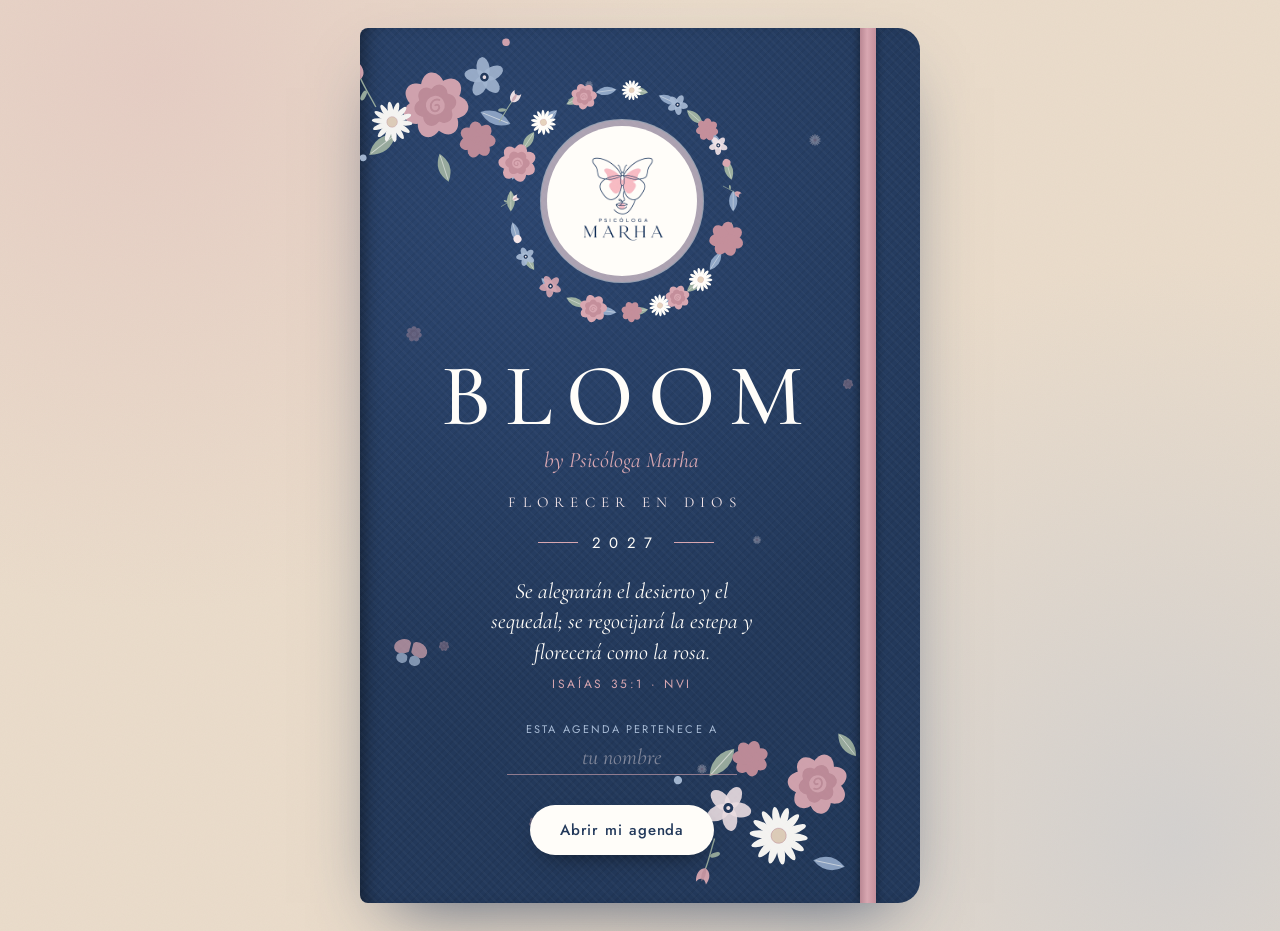
<file: bloom-para-subir/index.html>
<!DOCTYPE html>
<html lang="es">
<head>
<meta charset="utf-8">
<meta name="viewport" content="width=device-width, initial-scale=1, viewport-fit=cover">
<meta name="theme-color" content="#23395B">
<meta name="apple-mobile-web-app-capable" content="yes">
<meta name="apple-mobile-web-app-title" content="BLOOM">
<title>BLOOM 2027 · Psicóloga Marha</title>
<link rel="manifest" href="manifest.webmanifest">
<link rel="icon" href="icon-192.png">
<link rel="apple-touch-icon" href="apple-touch-icon.png">
<link rel="preconnect" href="https://fonts.googleapis.com">
<link rel="preconnect" href="https://fonts.gstatic.com" crossorigin>
<link href="https://fonts.googleapis.com/css2?family=Cormorant+Garamond:ital,wght@0,400;0,500;0,600;1,400;1,500&family=Jost:wght@300;400;500;600&display=swap" rel="stylesheet">
<link rel="stylesheet" href="app.css">
</head>
<body>
<div id="tapa"></div>
<div class="shell">
  <main class="book" id="book">
    <header class="topbar">
      <a class="brandlink" href="#inicio" aria-label="Ir a la portada"><img class="logo-top" src="logo.png" alt="Psicóloga Marha"><span class="brand-mini">BLOOM</span></a>
      <nav class="crumbs" id="crumbs" aria-label="Ubicación"></nav>
      <span id="status" role="status"></span>
      <a class="iconbtn icon" href="#buscar" title="Buscar" aria-label="Buscar"><svg viewBox="0 0 24 24" width="17" height="17" fill="none" stroke="currentColor" stroke-width="1.8"><circle cx="11" cy="11" r="6.5"/><path d="M16 16l5 5"/></svg></a>
      <a class="iconbtn icon bell" href="#recordatorios" title="Recordatorios" aria-label="Recordatorios"><svg viewBox="0 0 24 24" width="17" height="17" fill="none" stroke="currentColor" stroke-width="1.8"><path d="M6 16c1.5-1.5 1.5-4 1.5-6.5a4.5 4.5 0 0 1 9 0c0 2.5 0 5 1.5 6.5z"/><path d="M10 19a2 2 0 0 0 4 0"/></svg><b id="bellCount" hidden></b></a>
      <button class="iconbtn" id="decorBtn" data-a="decor" title="Decorar con stickers">✿ <span class="hide-m">Decorar</span></button>
      <a class="iconbtn hide-m" href="#inicio">⌂ Inicio</a>
      <a class="iconbtn hide-m" href="#tapa" title="Cerrar la agenda">Cerrar</a>
    </header>
    <div class="view">
      <p class="offline-tip">Estás sin internet. Puedes seguir escribiendo: todo queda guardado en este dispositivo.</p>
      <div id="view"></div>
    </div>
    <div class="stlayer" id="stlayer"></div>
  </main>
  <nav class="tabs" id="tabs" aria-label="Separadores"></nav>
</div>
<nav class="mnav" id="mnav" aria-label="Menú">
  <a href="#inicio" data-m="inicio"><svg viewBox="0 0 24 24" fill="none" stroke="currentColor" stroke-width="1.5"><path d="M3 11l9-7 9 7v9a1 1 0 0 1-1 1h-5v-6H9v6H4a1 1 0 0 1-1-1z"/></svg>Inicio</a>
  <button data-open="sheetMonths" data-m="meses"><svg viewBox="0 0 24 24" fill="none" stroke="currentColor" stroke-width="1.5"><rect x="3" y="5" width="18" height="16" rx="3"/><path d="M3 10h18M8 3v4M16 3v4"/></svg>Meses</button>
  <a href="#hoy" data-m="hoy"><svg viewBox="0 0 24 24" fill="none" stroke="currentColor" stroke-width="1.5"><rect x="4" y="4" width="16" height="16" rx="3"/><path d="M8 2v4M16 2v4M4 9h16"/><circle cx="12" cy="14.5" r="2"/></svg>Hoy</a>
  <a href="#mi-anio" data-m="anio"><svg viewBox="0 0 24 24" fill="none" stroke="currentColor" stroke-width="1.5"><circle cx="12" cy="12" r="3"/><path d="M12 3c2 3 2 4 0 6M12 21c-2-3-2-4 0-6M3 12c3-2 4-2 6 0M21 12c-3 2-4 2-6 0"/></svg>Mi año</a>
  <button data-open="sheetMore" data-m="mas"><svg viewBox="0 0 24 24" fill="none" stroke="currentColor" stroke-width="1.5"><path d="M4 7h16M4 12h16M4 17h16"/></svg>Más</button>
</nav>
<div class="sheet" id="sheetMonths" role="dialog" aria-label="Meses"><div class="panel"><div class="eyebrow">Ir a</div><h3>Los doce meses</h3><div class="mgrid" id="sheetMonthsGrid"></div></div></div>
<div class="sheet" id="sheetMore" role="dialog" aria-label="Más secciones"><div class="panel"><div class="eyebrow">Separadores</div><h3>Más secciones</h3><div class="slist" id="sheetMoreList"></div></div></div>
<div class="tray" id="tray"></div>
<div class="toast" id="toast" role="status"></div>
<script src="config.js"></script>
<script type="module" src="app.js"></script>
</body>
</html>
</file>
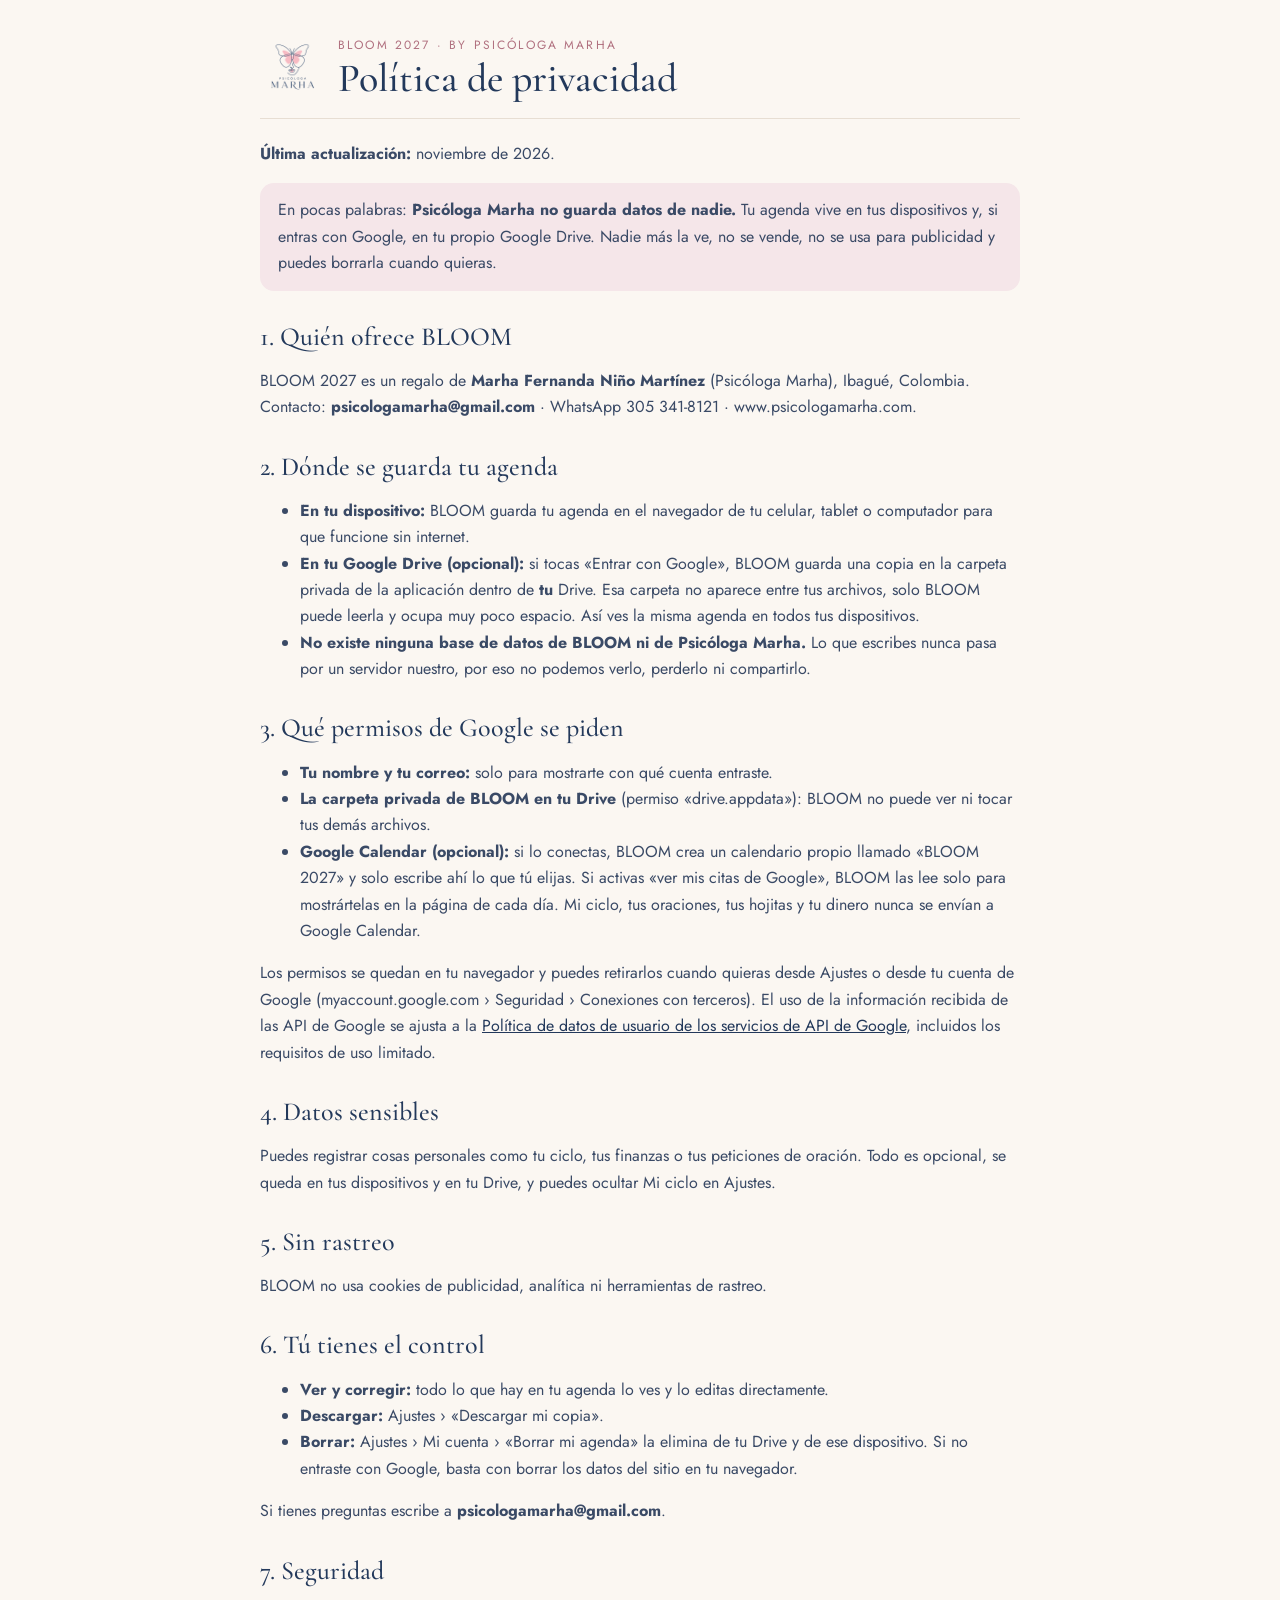
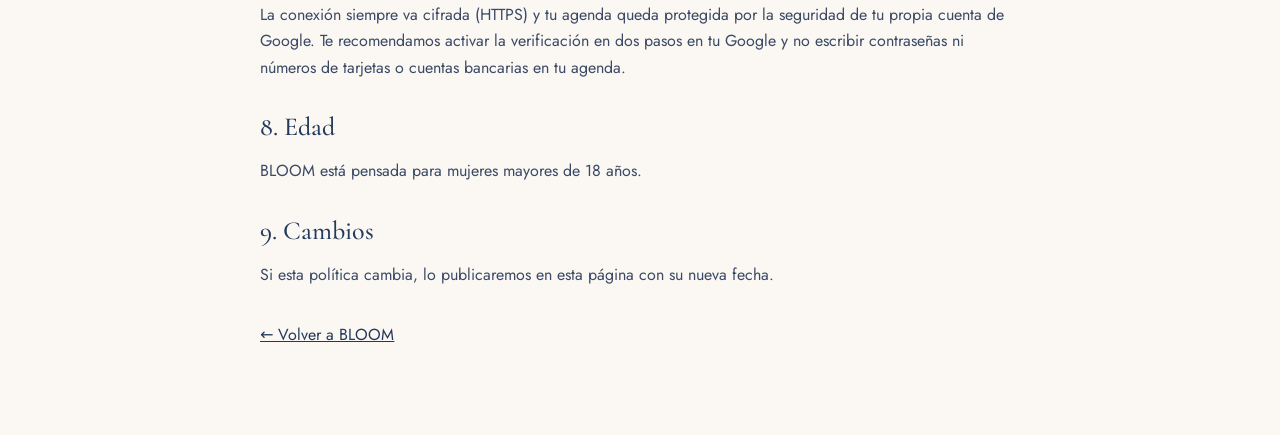
<file: bloom-para-subir/privacidad.html>
<!DOCTYPE html>
<html lang="es">
<head>
<meta charset="utf-8">
<meta name="viewport" content="width=device-width, initial-scale=1">
<meta name="theme-color" content="#23395B">
<title>Política de privacidad · BLOOM 2027 · Psicóloga Marha</title>
<link rel="icon" href="icon-192.png">
<link href="https://fonts.googleapis.com/css2?family=Cormorant+Garamond:wght@500&family=Jost:wght@400;500&display=swap" rel="stylesheet">
<style>
  body{margin:0;background:#FBF7F2;color:#23395B;font:16px/1.65 Jost,system-ui,sans-serif}
  main{max-width:760px;margin:0 auto;padding:36px 22px 70px}
  header{display:flex;align-items:center;gap:14px;border-bottom:1px solid #E7DED3;padding-bottom:18px;margin-bottom:22px}
  header img{width:64px;height:auto}
  h1{font:500 40px/1.1 'Cormorant Garamond',Georgia,serif;margin:0}
  h2{font:500 26px/1.2 'Cormorant Garamond',Georgia,serif;margin:30px 0 6px;color:#23395B}
  p,li{color:#3A4A66}
  .tag{font-size:12px;letter-spacing:.18em;text-transform:uppercase;color:#B0707F}
  .box{background:#F5E6E9;border-radius:14px;padding:14px 18px}
  a{color:#23395B}
</style>
</head>
<body><main>
<header><img src="logo.png" alt="Psicóloga Marha"><div><div class="tag">BLOOM 2027 · by Psicóloga Marha</div><h1>Política de privacidad</h1></div></header>
<p><b>Última actualización:</b> noviembre de 2026.</p>
<div class="box"><p style="margin:0">En pocas palabras: <b>Psicóloga Marha no guarda datos de nadie.</b> Tu agenda vive en tus dispositivos y, si entras con Google, en tu propio Google Drive. Nadie más la ve, no se vende, no se usa para publicidad y puedes borrarla cuando quieras.</p></div>

<h2>1. Quién ofrece BLOOM</h2>
<p>BLOOM 2027 es un regalo de <b>Marha Fernanda Niño Martínez</b> (Psicóloga Marha), Ibagué, Colombia. Contacto: <b>psicologamarha@gmail.com</b> · WhatsApp 305 341-8121 · www.psicologamarha.com.</p>

<h2>2. Dónde se guarda tu agenda</h2>
<ul>
  <li><b>En tu dispositivo:</b> BLOOM guarda tu agenda en el navegador de tu celular, tablet o computador para que funcione sin internet.</li>
  <li><b>En tu Google Drive (opcional):</b> si tocas «Entrar con Google», BLOOM guarda una copia en la carpeta privada de la aplicación dentro de <b>tu</b> Drive. Esa carpeta no aparece entre tus archivos, solo BLOOM puede leerla y ocupa muy poco espacio. Así ves la misma agenda en todos tus dispositivos.</li>
  <li><b>No existe ninguna base de datos de BLOOM ni de Psicóloga Marha.</b> Lo que escribes nunca pasa por un servidor nuestro, por eso no podemos verlo, perderlo ni compartirlo.</li>
</ul>

<h2>3. Qué permisos de Google se piden</h2>
<ul>
  <li><b>Tu nombre y tu correo:</b> solo para mostrarte con qué cuenta entraste.</li>
  <li><b>La carpeta privada de BLOOM en tu Drive</b> (permiso «drive.appdata»): BLOOM no puede ver ni tocar tus demás archivos.</li>
  <li><b>Google Calendar (opcional):</b> si lo conectas, BLOOM crea un calendario propio llamado «BLOOM 2027» y solo escribe ahí lo que tú elijas. Si activas «ver mis citas de Google», BLOOM las lee solo para mostrártelas en la página de cada día. Mi ciclo, tus oraciones, tus hojitas y tu dinero nunca se envían a Google Calendar.</li>
</ul>
<p>Los permisos se quedan en tu navegador y puedes retirarlos cuando quieras desde Ajustes o desde tu cuenta de Google (myaccount.google.com › Seguridad › Conexiones con terceros). El uso de la información recibida de las API de Google se ajusta a la <a href="https://developers.google.com/terms/api-services-user-data-policy" target="_blank" rel="noopener">Política de datos de usuario de los servicios de API de Google</a>, incluidos los requisitos de uso limitado.</p>

<h2>4. Datos sensibles</h2>
<p>Puedes registrar cosas personales como tu ciclo, tus finanzas o tus peticiones de oración. Todo es opcional, se queda en tus dispositivos y en tu Drive, y puedes ocultar Mi ciclo en Ajustes.</p>

<h2>5. Sin rastreo</h2>
<p>BLOOM no usa cookies de publicidad, analítica ni herramientas de rastreo.</p>

<h2>6. Tú tienes el control</h2>
<ul>
  <li><b>Ver y corregir:</b> todo lo que hay en tu agenda lo ves y lo editas directamente.</li>
  <li><b>Descargar:</b> Ajustes › «Descargar mi copia».</li>
  <li><b>Borrar:</b> Ajustes › Mi cuenta › «Borrar mi agenda» la elimina de tu Drive y de ese dispositivo. Si no entraste con Google, basta con borrar los datos del sitio en tu navegador.</li>
</ul>
<p>Si tienes preguntas escribe a <b>psicologamarha@gmail.com</b>.</p>

<h2>7. Seguridad</h2>
<p>La conexión siempre va cifrada (HTTPS) y tu agenda queda protegida por la seguridad de tu propia cuenta de Google. Te recomendamos activar la verificación en dos pasos en tu Google y no escribir contraseñas ni números de tarjetas o cuentas bancarias en tu agenda.</p>

<h2>8. Edad</h2>
<p>BLOOM está pensada para mujeres mayores de 18 años.</p>

<h2>9. Cambios</h2>
<p>Si esta política cambia, lo publicaremos en esta página con su nueva fecha.</p>
<p style="margin-top:34px"><a href="./">← Volver a BLOOM</a></p>
</main></body></html>
</file>
<file: bloom-para-subir/app.css>
:root{
  --navy:#23395B; --navy-2:#34507A; --blue:#5B7397; --blue-soft:#A9BCD6; --blue-mist:#E4EAF3;
  --rose:#D8A7B1; --rose-dust:#C48F9B; --rose-mist:#F5E6E9;
  --beige:#EADCCB; --beige-2:#D9C5AE; --ivory:#FBF7F1; --paper:#FFFDF9; --white:#fff;
  --ink:#23395B; --ink-soft:#5E6B80; --line:#E7DED3; --line-2:#D9CEC1;
  --good:#6E9B83; --warn:#C9935A; --bad:#B5646F;
  --serif:'Cormorant Garamond', Georgia, serif; --sans:'Jost', system-ui, sans-serif;
  --r:14px;
}
*{box-sizing:border-box}
html,body{margin:0}
body{font-family:var(--sans);color:var(--ink);font-weight:400;font-size:15px;line-height:1.5;
  background:var(--beige);
  background-image:
    radial-gradient(circle at 12% 8%, rgba(216,167,177,.28), transparent 38%),
    radial-gradient(circle at 92% 90%, rgba(169,188,214,.35), transparent 40%),
    url("data:image/svg+xml,%3Csvg xmlns='http://www.w3.org/2000/svg' width='160' height='160'%3E%3Cfilter id='n'%3E%3CfeTurbulence type='fractalNoise' baseFrequency='.9' numOctaves='2' stitchTiles='stitch'/%3E%3CfeColorMatrix values='0 0 0 0 0.55 0 0 0 0 0.45 0 0 0 0 0.35 0 0 0 .07 0'/%3E%3C/filter%3E%3Crect width='100%25' height='100%25' filter='url(%23n)'/%3E%3C/svg%3E");
  min-height:100vh}
button,input,select,textarea{font:inherit;color:inherit}
button{cursor:pointer}
a{color:inherit}
.shell{display:grid;grid-template-columns:minmax(0,1fr) 74px;max-width:1180px;margin:0 auto;padding:28px 12px 48px 24px;gap:0}
.book{position:relative;background:var(--paper);border-radius:6px 18px 18px 6px;min-height:calc(100vh - 76px);
  box-shadow:0 1px 0 var(--line-2),0 24px 60px -30px rgba(35,57,91,.45),inset 18px 0 22px -18px rgba(35,57,91,.18);
  background-image:url("data:image/svg+xml,%3Csvg xmlns='http://www.w3.org/2000/svg' width='200' height='200'%3E%3Cfilter id='n'%3E%3CfeTurbulence type='fractalNoise' baseFrequency='.75' numOctaves='3' stitchTiles='stitch'/%3E%3CfeColorMatrix values='0 0 0 0 0.6 0 0 0 0 0.5 0 0 0 0 0.4 0 0 0 .05 0'/%3E%3C/filter%3E%3Crect width='100%25' height='100%25' filter='url(%23n)'/%3E%3C/svg%3E");
  overflow:hidden}
.book::before{content:"";position:absolute;left:0;top:0;bottom:0;width:26px;
  background:repeating-linear-gradient(180deg,transparent 0 22px,rgba(35,57,91,.10) 22px 24px,transparent 24px 30px);pointer-events:none}
.topbar{display:flex;align-items:center;gap:12px;padding:14px 28px 14px 44px;border-bottom:1px solid var(--line);position:sticky;top:0;background:rgba(255,253,249,.92);backdrop-filter:blur(6px);z-index:20}
.crumbs{display:flex;flex-wrap:wrap;gap:6px;align-items:center;font-size:13px;color:var(--ink-soft);letter-spacing:.02em;flex:1;min-width:0}
.crumbs a{text-decoration:none;color:var(--ink-soft)} .crumbs a:hover{color:var(--navy)}
.crumbs .sep{color:var(--rose-dust)} .crumbs b{color:var(--navy);font-weight:500}
.brand-mini{font-family:var(--serif);font-size:20px;letter-spacing:.32em;color:var(--navy);text-decoration:none;font-weight:600}
.iconbtn{text-decoration:none;border:1px solid var(--line-2);background:var(--white);border-radius:999px;height:36px;padding:0 14px;display:inline-flex;align-items:center;gap:6px;font-size:13px;color:var(--navy)}
.iconbtn:hover{border-color:var(--rose)} .iconbtn.on{background:var(--rose-mist);border-color:var(--rose)}
.view{padding:30px 44px 40px 56px;position:relative}
/* tabs (separadores) */
.tabs{display:flex;flex-direction:column;gap:3px;padding-top:56px;position:sticky;top:0;height:100vh;overflow-y:auto;scrollbar-width:none}
.tabs::-webkit-scrollbar{display:none}
.tab{display:block;text-decoration:none;margin-left:-6px;padding:9px 6px 9px 14px;border-radius:0 12px 12px 0;font-size:11.5px;font-weight:500;letter-spacing:.08em;color:#fff;background:var(--navy);
  box-shadow:2px 2px 6px -3px rgba(35,57,91,.4);transition:transform .15s, padding .15s;white-space:nowrap;overflow:hidden;text-overflow:ellipsis}
.tab:hover{transform:translateX(3px)}
.tab.active{padding-left:20px;transform:translateX(5px);box-shadow:3px 3px 10px -3px rgba(35,57,91,.55);outline:2px solid #fff;outline-offset:-4px}
.tab.m{padding-top:6px;padding-bottom:6px;font-size:11px}
.tab.gap{margin-top:10px}
.t-navy{background:var(--navy)} .t-rose{background:var(--rose-dust)} .t-blue{background:var(--blue)} .t-sand{background:#B89B7E} .t-mist{background:#8FA6C6} .t-blush{background:#C9A0A9}
/* mobile nav */
.mnav{display:none}
.sheet{position:fixed;inset:0;background:rgba(35,57,91,.35);display:none;z-index:60;align-items:flex-end}
.sheet.open{display:flex}
.sheet .panel{background:var(--paper);width:100%;border-radius:22px 22px 0 0;padding:18px 18px calc(22px + env(safe-area-inset-bottom));max-height:80vh;overflow:auto}
.sheet h3{font-family:var(--serif);font-weight:500;font-size:24px;margin:2px 0 12px}
.mgrid{display:grid;grid-template-columns:repeat(3,1fr);gap:8px}
.mgrid a,.slist a{display:block;text-decoration:none;text-align:center;padding:12px 6px;border-radius:12px;background:var(--ivory);border:1px solid var(--line);font-size:13px;letter-spacing:.06em}
.slist{display:grid;grid-template-columns:1fr 1fr;gap:8px;margin-top:8px}
/* type */
h1,h2,h3,h4{color:var(--navy);margin:0}
.serif{font-family:var(--serif)}
.eyebrow{font-size:11.5px;letter-spacing:.24em;text-transform:uppercase;color:var(--rose-dust);font-weight:500}
.muted{color:var(--ink-soft)}
.small{font-size:13px}
/* cover */
.cover{display:grid;grid-template-columns:1.05fr .95fr;gap:36px;align-items:start}
.cover-hero{position:relative;padding:24px 0 10px}
.logo-top{width:44px;height:44px;object-fit:contain}
.page-sign{display:flex;flex-direction:column;align-items:center;gap:4px;margin-top:28px;opacity:.9}
.page-sign img{width:84px;height:84px;object-fit:contain}
.page-sign span{font-size:11px;letter-spacing:.2em;text-transform:uppercase;color:var(--ink-soft)}
.logo-main{width:150px;height:150px;object-fit:contain;flex:none}
.logo-slot{width:96px;height:96px;border-radius:50%;border:1.5px dashed var(--rose-dust);display:flex;align-items:center;justify-content:center;text-align:center;font-size:10.5px;line-height:1.25;color:var(--rose-dust);padding:10px;background:rgba(245,230,233,.4);overflow:hidden;position:relative}
.logo-slot img{width:100%;height:100%;object-fit:contain}
.logo-slot input{position:absolute;inset:0;opacity:0;cursor:pointer}
.bloom-title{font-family:var(--serif);font-weight:500;font-size:clamp(64px,10vw,124px);letter-spacing:.18em;line-height:.95;margin:22px 0 4px;color:var(--navy)}
.bloom-by{font-family:var(--serif);font-style:italic;font-size:22px;color:var(--rose-dust);margin-bottom:8px}
.year{display:inline-flex;align-items:center;gap:12px;font-size:14px;letter-spacing:.5em;color:var(--navy);font-weight:500}
.year::before,.year::after{content:"";width:34px;height:1px;background:var(--rose)}
.quote{font-family:var(--serif);font-size:24px;line-height:1.35;font-style:italic;color:var(--navy);margin:26px 0 8px;max-width:30ch}
.welcome{background:var(--ivory);border:1px solid var(--line);border-radius:var(--r);padding:20px 22px;margin-top:22px;position:relative}
.welcome p{margin:.4em 0}
.sign{font-family:var(--serif);font-style:italic;font-size:20px;color:var(--rose-dust)}
.months-card{background:var(--white);border:1px solid var(--line);border-radius:20px;padding:22px;position:relative}
.months{display:grid;grid-template-columns:repeat(3,1fr);gap:10px;margin-top:14px}
.month{position:relative;text-decoration:none;border-radius:14px;padding:14px 12px 12px;background:var(--ivory);border:1px solid var(--line);transition:transform .15s,box-shadow .15s;min-height:92px;display:flex;flex-direction:column;justify-content:space-between;overflow:hidden}
.month:hover{transform:translateY(-2px);box-shadow:0 12px 24px -16px rgba(35,57,91,.5);border-color:var(--rose)}
.month .mn{font-size:11.5px;letter-spacing:.12em;position:relative;z-index:1;font-weight:500;color:var(--navy)}
.month .mt{font-family:var(--serif);font-style:italic;font-size:16px;color:var(--rose-dust);line-height:1.15}
.month .dot{position:absolute;right:-6px;bottom:-6px;width:38px;height:38px;opacity:.55}
.month .mt{position:relative;z-index:1}
.month.now{background:var(--navy);border-color:var(--navy)} .month.now .mn{color:#fff} .month.now .mt{color:var(--rose)}
.quick{display:flex;flex-wrap:wrap;gap:8px;margin-top:16px}
.chip{display:inline-flex;align-items:center;gap:6px;border:1px solid var(--line-2);background:var(--white);border-radius:999px;padding:7px 14px;font-size:13px;text-decoration:none;color:var(--navy)}
.chip:hover{border-color:var(--rose)} .chip.on{background:var(--navy);color:#fff;border-color:var(--navy)}
.deco{position:absolute;pointer-events:none}
/* month page */
.mstrip{display:flex;gap:6px;overflow-x:auto;padding-bottom:6px;margin:-6px 0 22px;scrollbar-width:thin}
.mstrip a{flex:0 0 auto;text-decoration:none;font-size:12px;letter-spacing:.16em;padding:7px 12px;border-radius:999px;border:1px solid var(--line);background:var(--white);color:var(--ink-soft)}
.mstrip a.on{background:var(--navy);color:#fff;border-color:var(--navy)}
.mhero{display:grid;grid-template-columns:1fr 340px;gap:26px;align-items:end;padding-bottom:22px;border-bottom:1px solid var(--line);position:relative}
.mhero h1{font-family:var(--serif);font-weight:500;font-size:clamp(46px,7vw,84px);letter-spacing:.06em;line-height:.95}
.mhero .theme{font-family:var(--serif);font-style:italic;font-size:26px;color:var(--rose-dust);margin-top:6px}
.subtabs{display:flex;gap:6px;margin:18px 0 0;flex-wrap:wrap}
.promise{background:var(--navy);color:#fff;border-radius:18px;padding:20px 22px;position:relative;overflow:hidden}
.promise .ref{font-size:12px;letter-spacing:.2em;text-transform:uppercase;color:var(--rose)}
.promise p{font-family:var(--serif);font-size:20px;line-height:1.35;margin:8px 0 6px}
.promise .tag{font-size:11px;color:var(--blue-soft);letter-spacing:.04em}
.modnav{position:sticky;top:64px;z-index:10;display:flex;gap:6px;overflow-x:auto;padding:12px 0;margin:6px 0 4px;background:linear-gradient(var(--paper) 75%,transparent);scrollbar-width:none}
.modnav::-webkit-scrollbar{display:none}
.modnav a{flex:0 0 auto;text-decoration:none;font-size:12.5px;padding:6px 12px;border-radius:999px;background:var(--rose-mist);color:var(--navy);border:1px solid transparent}
.modnav a:hover{border-color:var(--rose)}
.modnav a b{font-family:var(--serif);font-size:15px;margin-right:4px;color:var(--rose-dust)}
.mods{display:grid;grid-template-columns:1fr 1fr;gap:20px;margin-top:10px}
.mod{background:var(--white);border:1px solid var(--line);border-radius:20px;padding:22px 22px 20px;position:relative;scroll-margin-top:120px}
.mod.wide{grid-column:1/-1}
.mod-h{display:flex;align-items:baseline;gap:12px;margin-bottom:14px}
.mod-h .letter{font-family:var(--serif);font-size:34px;line-height:1;color:var(--rose);font-style:italic}
.mod-h h2{font-family:var(--serif);font-weight:500;font-size:27px;line-height:1.1}
.mod-h .hint{margin-left:auto;font-size:12px;color:var(--ink-soft)}
.washi{position:absolute;top:-11px;left:28px;width:96px;height:22px;transform:rotate(-3deg);opacity:.85;border-radius:2px}
.w-rose{background:repeating-linear-gradient(45deg,#E8C3CB 0 6px,#F2D9DE 6px 12px)}
.w-blue{background:repeating-linear-gradient(-45deg,#B9C8DE 0 6px,#D6E0EE 6px 12px)}
.w-sand{background:repeating-linear-gradient(90deg,#E6D3BD 0 5px,#F1E5D6 5px 10px)}
label.f{display:block;margin:0 0 12px}
label.f>span{display:block;font-size:12.5px;color:var(--ink-soft);margin-bottom:4px;letter-spacing:.02em}
.inp,textarea.inp,select.inp{width:100%;border:none;border-bottom:1px solid var(--line-2);background:transparent;padding:6px 2px;outline:none;border-radius:0;font-size:15px}
textarea.inp{resize:vertical;min-height:38px;line-height:1.45;background-image:repeating-linear-gradient(transparent 0 25px,var(--line) 25px 26px);background-attachment:local;border-bottom:none;padding-top:2px}
.inp:focus{border-color:var(--rose-dust)}
.box{border:1px solid var(--line-2);border-radius:10px;padding:8px 10px;background:var(--ivory)}
.grid2{display:grid;grid-template-columns:1fr 1fr;gap:4px 18px}
.grid3{display:grid;grid-template-columns:repeat(3,1fr);gap:4px 14px}
.reflect{background:var(--ivory);border-left:3px solid var(--rose);padding:12px 14px;border-radius:0 10px 10px 0;font-size:14px;margin-top:6px}
.para{font-size:11px;color:var(--ink-soft);margin-top:6px;letter-spacing:.02em}
/* goals */
.areas{display:grid;grid-template-columns:repeat(3,1fr);gap:10px}
.area{border:1px solid var(--line);border-radius:14px;background:var(--ivory)}
.area summary{list-style:none;cursor:pointer;padding:12px 14px;display:flex;align-items:center;gap:10px}
.area summary::-webkit-details-marker{display:none}
.area summary .an{font-weight:500;font-size:14px;flex:1}
.area[open]{grid-column:1/-1;background:var(--white)}
.area .ab{padding:2px 16px 14px}
.pbar{height:6px;border-radius:9px;background:var(--blue-mist);overflow:hidden;min-width:48px}
.pbar i{display:block;height:100%;background:linear-gradient(90deg,var(--rose),var(--rose-dust));border-radius:9px;transition:width .3s}
.pbar.navy i{background:linear-gradient(90deg,var(--blue-soft),var(--navy))}
.status{font-size:11px;padding:2px 8px;border-radius:999px;background:var(--blue-mist);color:var(--navy);white-space:nowrap}
input[type=range]{width:100%;accent-color:var(--rose-dust)}
/* habits */
.habits{display:grid;grid-template-columns:1fr;gap:8px}
.habit{display:flex;align-items:center;gap:10px}
.habit .num{font-family:var(--serif);font-size:20px;color:var(--rose-dust);width:18px}
.habit .inp{flex:1}
.habit .pbar{width:64px}
.ring{display:flex;align-items:center;gap:14px;margin-top:16px;padding-top:14px;border-top:1px dashed var(--line-2)}
/* priorities */
.pri{display:flex;gap:12px;align-items:flex-start;margin-bottom:10px}
.pri .n{width:30px;height:30px;border-radius:50%;background:var(--rose-mist);color:var(--rose-dust);font-family:var(--serif);font-size:19px;display:flex;align-items:center;justify-content:center;flex:none}
/* finance */
.ftabs{display:flex;gap:6px;flex-wrap:wrap;margin-bottom:14px}
.ftabs button{border:1px solid var(--line-2);background:var(--white);border-radius:999px;padding:6px 13px;font-size:13px}
.ftabs button.on{background:var(--navy);color:#fff;border-color:var(--navy)}
.tbl{width:100%;border-collapse:collapse;font-size:14px}
.tbl th{font-weight:500;font-size:11.5px;letter-spacing:.06em;color:var(--ink-soft);text-align:left;padding:6px 6px;border-bottom:1px solid var(--line-2);text-transform:uppercase}
.tbl td{padding:4px 6px;border-bottom:1px solid var(--line);vertical-align:middle}
.tbl td .inp{border-bottom:none;padding:5px 2px;font-size:14px}
.tbl td.num .inp{text-align:right}
.tbl tfoot td{font-weight:500;border-bottom:none;padding-top:10px}
.tbl .x{border:none;background:none;color:var(--ink-soft);font-size:18px;line-height:1;padding:2px 6px;border-radius:6px}
.tbl .x:hover{color:var(--bad);background:var(--rose-mist)}
.add{border:1px dashed var(--rose-dust);background:transparent;color:var(--rose-dust);border-radius:999px;padding:6px 14px;font-size:13px;margin-top:10px}
.add:hover{background:var(--rose-mist)}
.tblwrap{overflow-x:auto}
.kpis{display:grid;grid-template-columns:repeat(3,1fr);gap:10px}
.kpi{background:var(--ivory);border:1px solid var(--line);border-radius:14px;padding:12px 14px}
.kpi .k{font-size:11.5px;color:var(--ink-soft);letter-spacing:.04em}
.kpi .v{font-family:var(--serif);font-size:24px;font-weight:600;color:var(--navy);line-height:1.2}
.kpi.hl{background:var(--navy)} .kpi.hl .k{color:var(--blue-soft)} .kpi.hl .v{color:#fff}
.charts{display:grid;grid-template-columns:240px 1fr;gap:20px;align-items:center;margin-top:18px}
.legend{display:grid;gap:6px;font-size:13px}
.legend i{display:inline-block;width:10px;height:10px;border-radius:3px;margin-right:8px}
.steward{display:grid;grid-template-columns:auto 1fr;gap:16px;align-items:start;background:linear-gradient(135deg,var(--rose-mist),var(--blue-mist));border-radius:16px;padding:18px 20px;margin-top:18px}
.steward h4{font-family:var(--serif);font-size:22px;font-weight:500}
/* lists */
.list .row{display:grid;grid-template-columns:130px 1fr 150px 28px;gap:8px;align-items:center;border-bottom:1px solid var(--line);padding:2px 0}
.checks label{display:flex;gap:10px;align-items:center;padding:7px 0;border-bottom:1px dashed var(--line);cursor:pointer}
input[type=checkbox]{width:18px;height:18px;accent-color:var(--rose-dust);flex:none}
/* calendar */
.cal{display:grid;grid-template-columns:repeat(7,minmax(0,1fr));gap:6px}
.cal .dh{font-size:11px;letter-spacing:.14em;text-align:center;color:var(--ink-soft);padding:4px 0}
.cal a{min-height:78px;border:1px solid var(--line);border-radius:12px;background:var(--white);text-decoration:none;padding:7px 8px;display:flex;flex-direction:column;gap:4px}
.cal a:hover{border-color:var(--rose)}
.cal a .d{font-family:var(--serif);font-size:20px;line-height:1}
.cal a .ev{font-size:10.5px;background:var(--rose-mist);border-radius:6px;padding:1px 5px;white-space:nowrap;overflow:hidden;text-overflow:ellipsis}
.cal a .ev.s{background:var(--blue-mist)}
.cal .blank{min-height:78px}
.cal a.sun .d{color:var(--rose-dust)}
/* day */
.dayhead{display:flex;align-items:flex-end;gap:24px;flex-wrap:wrap;padding-bottom:18px;border-bottom:1px solid var(--line)}
.bignum{font-family:var(--serif);font-size:110px;line-height:.8;color:var(--navy);font-weight:500}
.dayhead .wd{font-size:13px;letter-spacing:.3em;text-transform:uppercase;color:var(--rose-dust);font-weight:500}
.dayhead .mo{font-family:var(--serif);font-size:34px;line-height:1}
.dayhead .ph{font-family:var(--serif);font-style:italic;font-size:20px;color:var(--ink-soft);max-width:34ch}
.daynav{margin-left:auto;display:flex;gap:8px}
.daygrid{display:grid;grid-template-columns:minmax(0,1.25fr) minmax(0,1fr);gap:20px;margin-top:22px}
.hours{border:1px solid var(--line);border-radius:16px;overflow:hidden;background:var(--white)}
.hr{display:grid;grid-template-columns:76px 1fr 108px 30px;align-items:center;border-bottom:1px solid var(--line);min-height:46px;transition:background .2s}
.hr:last-child{border-bottom:none}
.hr .h{white-space:nowrap;font-size:12px;color:var(--ink-soft);text-align:right;padding-right:10px;border-right:1px solid var(--line);align-self:stretch;display:flex;align-items:center;justify-content:flex-end}
.hr .inp{border:none;padding:10px 12px}
.hr select{border:none;background:transparent;font-size:12px;color:var(--ink-soft);padding:4px}
.hr .gc{font-size:15px;text-decoration:none;opacity:0;color:var(--blue);text-align:center}
.hr.busy{background:linear-gradient(90deg,var(--rose-mist),rgba(245,230,233,.3))}
.hr.busy .gc{opacity:1}
.hr.busy .h{color:var(--navy);font-weight:500;box-shadow:inset 3px 0 0 var(--rose-dust)}
.hr.k-Trabajo.busy,.hr.k-Reunión.busy{background:linear-gradient(90deg,var(--blue-mist),rgba(228,234,243,.3))}
.hr.k-Trabajo.busy .h,.hr.k-Reunión.busy .h{box-shadow:inset 3px 0 0 var(--blue)}
.hr.k-Familia.busy{background:linear-gradient(90deg,#F1E7DA,rgba(241,231,218,.3))}
.hr.k-Familia.busy .h{box-shadow:inset 3px 0 0 #B89B7E}
.hr .studio{grid-column:2/-1;font-size:12px;padding:0 12px 8px;color:var(--blue)}
.legendday{display:flex;gap:14px;font-size:12px;color:var(--ink-soft);margin:8px 2px 0;flex-wrap:wrap}
.legendday i{display:inline-block;width:10px;height:10px;border-radius:3px;margin-right:5px;vertical-align:-1px}
.card{background:var(--white);border:1px solid var(--line);border-radius:18px;padding:18px 20px;position:relative}
.card h3{font-family:var(--serif);font-weight:500;font-size:23px;margin-bottom:10px}
.stack{display:grid;gap:16px}
.hchk{display:grid;grid-template-columns:1fr 1fr;gap:8px}
.hchk label{display:flex;align-items:center;gap:9px;padding:9px 10px;border:1px solid var(--line);border-radius:12px;background:var(--ivory);font-size:14px;cursor:pointer}
.hchk label.done{background:var(--rose-mist);border-color:var(--rose)}
.todo{display:flex;gap:10px;align-items:center;border-bottom:1px dashed var(--line);padding:3px 0}
.todo .inp{border:none}
.todo.done .inp{text-decoration:line-through;color:var(--ink-soft)}
.prio{background:var(--navy);color:#fff;border-radius:18px;padding:18px 20px}
.prio h3{color:#fff;font-family:var(--serif);font-weight:500;font-size:23px}
.prio .inp{color:#fff;border-color:rgba(255,255,255,.35);font-family:var(--serif);font-size:21px}
.prio .inp::placeholder{color:rgba(255,255,255,.5)}
.feel{display:flex;gap:6px;flex-wrap:wrap;margin-bottom:10px}
.feel button{border:1px solid var(--line-2);background:var(--white);border-radius:999px;padding:5px 12px;font-size:13px}
.feel button.on{background:var(--rose);border-color:var(--rose);color:#fff}
.prom{background:linear-gradient(160deg,var(--rose-mist),var(--ivory));border:1px solid var(--line);border-radius:18px;padding:18px 20px}
.prom .ref{font-size:12px;letter-spacing:.2em;text-transform:uppercase;color:var(--rose-dust);font-weight:500}
.prom p{font-family:var(--serif);font-size:20px;line-height:1.35;margin:8px 0}
.prom .rec{font-size:14px;color:var(--navy);border-top:1px dashed var(--rose);padding-top:8px;margin-top:6px}
/* studio */
.st-form{display:grid;grid-template-columns:repeat(4,1fr);gap:4px 14px}
.flow{display:flex;flex-wrap:wrap;gap:6px;margin:8px 0 14px}
.flow span{font-size:12px;padding:5px 11px;border-radius:999px;background:var(--blue-mist)}
.pieces{display:grid;gap:8px}
.piece{display:grid;grid-template-columns:1fr auto auto;gap:10px;align-items:center;border:1px solid var(--line);border-radius:12px;padding:10px 12px;background:var(--ivory)}
.piece select{border:1px solid var(--line-2);border-radius:999px;background:var(--white);padding:4px 8px;font-size:12px}
/* soon */
.soon{max-width:560px;margin:40px auto;text-align:center}
.soon h1{font-family:var(--serif);font-weight:500;font-size:48px}
.pill{display:inline-block;font-size:12px;letter-spacing:.12em;text-transform:uppercase;padding:5px 12px;border-radius:999px;background:var(--rose-mist);color:var(--rose-dust);margin:10px 0}
/* footer nav */
.pager{display:flex;justify-content:space-between;gap:10px;margin-top:30px;padding-top:18px;border-top:1px solid var(--line)}
.pager a{text-decoration:none;font-size:14px;padding:9px 16px;border-radius:999px;border:1px solid var(--line-2);background:var(--white)}
.pager a:hover{border-color:var(--rose)}
/* stickers */
.stlayer{position:absolute;inset:0;pointer-events:none;z-index:15}
.stk{position:absolute;width:64px;height:64px;touch-action:none;user-select:none}
.stk svg{width:100%;height:100%;display:block;filter:drop-shadow(0 2px 2px rgba(35,57,91,.18))}
.stk .del{display:none;position:absolute;top:-8px;right:-8px;width:22px;height:22px;border-radius:50%;border:none;background:var(--navy);color:#fff;font-size:13px;line-height:22px;padding:0}
body.decor .stk{pointer-events:auto;cursor:grab;outline:1.5px dashed rgba(196,143,155,.7);outline-offset:3px;border-radius:8px}
body.decor .stk .del{display:block}
.tray{display:none;position:fixed;right:96px;bottom:22px;z-index:70;background:var(--paper);border:1px solid var(--line-2);border-radius:20px;padding:14px;box-shadow:0 20px 40px -20px rgba(35,57,91,.5);width:310px}
body.decor .tray{display:block}
.tray h4{font-family:var(--serif);font-weight:500;font-size:20px}
.tray .tg{display:grid;grid-template-columns:repeat(5,1fr);gap:6px;margin-top:8px}
.tray .tg button{border:1px solid var(--line);background:var(--white);border-radius:10px;padding:4px;height:52px}
.tray .tg svg{width:100%;height:100%}
.toast{position:fixed;left:50%;bottom:26px;transform:translateX(-50%) translateY(20px);opacity:0;background:var(--navy);color:#fff;padding:10px 18px;border-radius:999px;font-size:13px;transition:.25s;z-index:90;pointer-events:none}
.toast.show{opacity:1;transform:translateX(-50%)}
.proto-note{font-size:12px;color:var(--ink-soft);background:var(--blue-mist);border-radius:10px;padding:8px 12px;margin-top:14px}

@media (max-width:980px){
  .cover{grid-template-columns:1fr}
  .mhero{grid-template-columns:1fr}
  .mods{grid-template-columns:1fr}
  .areas{grid-template-columns:1fr 1fr}
  .daygrid{grid-template-columns:1fr}
}
@media (max-width:820px){
  .shell{grid-template-columns:1fr;padding:0 0 calc(76px + env(safe-area-inset-bottom))}
  .tabs{display:none}
  .book{border-radius:0;min-height:100vh;box-shadow:none}
  .book::before{display:none}
  .topbar{padding:10px 14px}
  .topbar .hide-m{display:none}
  .view{padding:20px 16px 30px}
  .mnav{display:grid;grid-template-columns:repeat(5,1fr);position:fixed;left:0;right:0;bottom:0;z-index:50;background:rgba(255,253,249,.97);border-top:1px solid var(--line-2);padding:6px 4px calc(6px + env(safe-area-inset-bottom));backdrop-filter:blur(8px)}
  .mnav a,.mnav button{border:none;background:none;text-decoration:none;display:flex;flex-direction:column;align-items:center;gap:2px;font-size:11px;color:var(--ink-soft);padding:4px 0}
  .mnav svg{width:22px;height:22px}
  .mnav .on{color:var(--navy);font-weight:500}
  .months{grid-template-columns:repeat(3,1fr);gap:8px}
  .month{min-height:78px;padding:10px}
  .areas,.habits,.grid2,.grid3,.kpis,.hchk,.st-form{grid-template-columns:1fr}
  .kpis{grid-template-columns:1fr 1fr}
  .charts{grid-template-columns:1fr;justify-items:center}
  .list .row{grid-template-columns:1fr 28px;}
  .list .row .inp:nth-child(1),.list .row .inp:nth-child(3){grid-column:1/2}
  .cal{gap:3px} .cal a{min-height:54px;padding:4px 5px;border-radius:8px} .cal a .ev{display:none} .cal a.has::after{content:"";width:6px;height:6px;border-radius:50%;background:var(--rose-dust)}
  .bignum{font-size:84px}
  .logo-top{width:44px;height:44px;object-fit:contain}
.page-sign{display:flex;flex-direction:column;align-items:center;gap:4px;margin-top:28px;opacity:.9}
.page-sign img{width:84px;height:84px;object-fit:contain}
.page-sign span{font-size:11px;letter-spacing:.2em;text-transform:uppercase;color:var(--ink-soft)}
.logo-main{width:112px;height:112px}
  .daynav{margin-left:0;width:100%}
  .hr{grid-template-columns:66px 1fr 84px 26px}
  .daygrid{display:flex;flex-direction:column}
  .daygrid>aside{display:contents}
  .daygrid .prom{order:1}.daygrid .prio{order:2}.daygrid .hab-card{order:3}.daygrid>section{order:4}.daygrid .card{order:5}
  .daygrid .hab-card{order:3}
  .tray{right:10px;left:10px;bottom:calc(84px + env(safe-area-inset-bottom));width:auto}
  .mod{padding:18px 16px}
  .steward{grid-template-columns:1fr}
  .pager a{font-size:13px;padding:8px 12px}
}

/* ===== Fase 2 ===== */
.brandlink{display:flex;align-items:center;gap:10px;text-decoration:none}
.logo-top{width:44px;height:44px;object-fit:contain}
.logo-main{width:150px;height:150px;object-fit:contain;flex:none}
.page-sign{display:flex;flex-direction:column;align-items:center;gap:4px;margin-top:28px;opacity:.9}
.page-sign img{width:84px;height:84px;object-fit:contain}
.page-sign span{font-size:11px;letter-spacing:.2em;text-transform:uppercase;color:var(--ink-soft)}
#status{font-size:12px;color:var(--good);white-space:nowrap}
#status[data-state=memory-only],#status[data-state=error]{color:var(--bad)}
.eyebrow{color:#9A6070}
.year-prog{display:flex;align-items:center;gap:14px;margin-top:16px;padding:12px 14px;border-radius:14px;background:var(--ivory);border:1px solid var(--line);text-decoration:none}
.vision{display:grid;grid-template-columns:1fr 1fr;gap:4px 22px}
.dimgrid{display:grid;grid-template-columns:repeat(2,minmax(0,1fr));gap:14px}
.dim{border:1px solid var(--line);border-radius:16px;background:var(--ivory);padding:14px 16px}
.dim h3{font-family:var(--serif);font-weight:500;font-size:22px;display:flex;align-items:center;gap:10px}
.dim h3 .pbar{flex:1;max-width:90px;margin-left:auto}
.dim .cnt{font-family:var(--sans);font-size:12px;color:var(--ink-soft);font-weight:400}
.goal{background:var(--white);border:1px solid var(--line);border-radius:14px;margin-top:10px}
.goal summary{list-style:none;cursor:pointer;padding:10px 12px;display:flex;align-items:center;gap:10px}
.goal summary::-webkit-details-marker{display:none}
.goal summary .gn{flex:1;font-weight:500;font-size:14px;min-width:0;overflow:hidden;text-overflow:ellipsis;white-space:nowrap}
.goal .gb{padding:4px 14px 12px}
.goal .rm{border:none;background:none;color:var(--bad);font-size:13px;padding:6px 0;text-decoration:underline}
.board{display:grid;grid-template-columns:200px 1fr;gap:24px;align-items:center}
.bars{display:grid;gap:8px}
.bars .b{display:grid;grid-template-columns:150px 1fr 44px;gap:10px;align-items:center;font-size:13px}
.statusrow{display:flex;gap:8px;flex-wrap:wrap;margin-top:14px}
.statusrow span{font-size:12.5px;padding:5px 12px;border-radius:999px;background:var(--blue-mist)}
.mgoals{display:grid;grid-template-columns:repeat(6,minmax(0,1fr));gap:6px;margin-top:16px}
.mgoals a{text-decoration:none;border:1px solid var(--line);border-radius:12px;padding:8px;text-align:center;background:var(--white);font-size:12px}
.mgoals a b{display:block;font-family:var(--serif);font-size:22px;font-weight:600;color:var(--navy)}
.daycover{text-align:center;max-width:560px;margin:20px auto}
.settings .btn{font:inherit;font-size:14px;border:1px solid var(--line-2);background:#fff;color:var(--navy);border-radius:999px;padding:10px 18px;cursor:pointer;display:inline-block}
.settings .btn.primary{background:var(--navy);color:#fff;border-color:var(--navy)}
body.offline .offline-tip{display:block}
.offline-tip{display:none;font-size:13px;background:var(--rose-mist);border-radius:10px;padding:8px 12px;margin:0 0 14px}
@media (max-width:820px){
  .logo-top{width:36px;height:36px}
  .topbar .brand-mini{display:none}
  .logo-main{width:112px;height:112px}
  .vision,.dimgrid{grid-template-columns:1fr}
  .board{grid-template-columns:1fr;justify-items:center}
  .bars{width:100%} .bars .b{grid-template-columns:110px 1fr 40px}
  .mgoals{grid-template-columns:repeat(4,minmax(0,1fr))}
  #status{font-size:11px;white-space:normal;text-align:right;max-width:120px}
}

.cover{grid-template-areas:"hero months" "welcome months";grid-template-rows:auto 1fr}
.cover-hero{grid-area:hero}.months-card{grid-area:months}.cover>.welcome{grid-area:welcome;margin-top:0;align-self:start}
.shell{grid-template-columns:minmax(0,1fr) 92px}
.month .dot{width:30px;height:30px;opacity:.4;right:-4px;bottom:-4px}
@media (max-width:980px){.cover{grid-template-areas:"hero" "months" "welcome";grid-template-rows:auto}}
@media (max-width:820px){.shell{grid-template-columns:1fr}.month .mn{font-size:10.5px;letter-spacing:.05em}}
.month .mn{font-size:11px;letter-spacing:.07em}
@media (max-width:820px){.month .mn{font-size:10.5px;letter-spacing:.05em}}

/* ===== Tapa de la agenda ===== */
body.closed .shell,body.closed .mnav{display:none}
#tapa:empty{display:none}
#tapa{min-height:100vh;display:flex;align-items:center;justify-content:center;padding:28px 16px;perspective:1600px}
.tapa-book{position:relative;width:min(560px,100%);min-height:min(780px,calc(100vh - 56px));border-radius:8px 22px 22px 8px;overflow:hidden;color:#FFFDF9;
  background:#23395B;background-image:repeating-linear-gradient(45deg,rgba(255,255,255,.025) 0 2px,transparent 2px 6px),repeating-linear-gradient(-45deg,rgba(0,0,0,.05) 0 2px,transparent 2px 6px),radial-gradient(circle at 30% 20%,#2C4670,#23395B 60%);
  box-shadow:inset 14px 0 18px -10px rgba(0,0,0,.45),0 30px 70px -30px rgba(35,57,91,.8);transform-origin:left center;transition:transform .65s cubic-bezier(.6,.05,.4,1),opacity .65s;display:flex;align-items:center;justify-content:center}
.tapa-book.opening{transform:rotateY(-100deg);opacity:.2}
.tapa-in{position:relative;z-index:2;text-align:center;padding:48px 34px;display:flex;flex-direction:column;align-items:center}
.tapa-medal{width:150px;height:150px;border-radius:50%;background:#FFFDF9;display:flex;align-items:center;justify-content:center;box-shadow:0 0 0 6px rgba(216,167,177,.35),0 0 0 7px rgba(255,253,249,.5)}
.tapa-medal img{width:118px;height:118px;object-fit:contain}
.tapa-title{font-family:var(--serif);font-weight:500;color:#FFFDF9;font-size:clamp(68px,17vw,112px);letter-spacing:.2em;margin:26px 0 0 .2em;line-height:1}
.tapa-by{font-family:var(--serif);font-style:italic;font-size:22px;color:#D8A7B1;margin-top:4px}
.tapa-year{display:flex;align-items:center;gap:14px;letter-spacing:.55em;font-size:15px;margin:18px 0 0 .55em}
.tapa-year::before,.tapa-year::after{content:"";width:40px;height:1px;background:#D8A7B1}
.tapa-quote{font-family:var(--serif);font-style:italic;font-size:20px;line-height:1.4;max-width:28ch;margin:26px 0 0;color:#F5E6E9}
.tapa-owner{margin-top:28px;display:flex;flex-direction:column;align-items:center;gap:2px;font-size:11px;letter-spacing:.2em;text-transform:uppercase;color:#A9BCD6}
.tapa-owner input{background:transparent;border:none;border-bottom:1px solid rgba(216,167,177,.6);color:#FFFDF9;font:italic 400 22px var(--serif);text-align:center;width:230px;padding:4px;outline:none;letter-spacing:0;text-transform:none}
.tapa-owner input::placeholder{color:rgba(245,230,233,.45)}
.tapa-open{margin-top:30px;border:none;border-radius:999px;background:#FFFDF9;color:#23395B;font:500 15px var(--sans);letter-spacing:.06em;padding:14px 30px;cursor:pointer;box-shadow:0 10px 24px -12px rgba(0,0,0,.6)}
.tapa-open:hover{background:#F5E6E9}
.tapa-band{position:absolute;top:0;bottom:0;right:44px;width:16px;background:linear-gradient(90deg,#B98793,#D8A7B1 45%,#C48F9B);box-shadow:-3px 0 6px rgba(0,0,0,.25),3px 0 6px rgba(0,0,0,.2);z-index:3}
.tapa-deco{position:absolute;z-index:1;opacity:.55;pointer-events:none}
.tapa-deco.tl{top:20px;left:-10px;width:230px;transform:scaleY(-1) rotate(8deg)}
.tapa-deco.br{bottom:16px;right:40px;width:240px;transform:scaleX(-1)}
.tapa-deco.bf{top:30px;right:86px;width:52px;opacity:.7;transform:rotate(14deg)}
@media (max-width:600px){#tapa{padding:0}.tapa-book{width:100%;min-height:100vh;border-radius:0}.tapa-band{right:22px;width:12px}.tapa-in{padding:40px 40px 40px 26px}.tapa-medal{width:120px;height:120px}.tapa-medal img{width:94px;height:94px}}
@media (prefers-reduced-motion:reduce){.tapa-book{transition:none}}

/* ===== Portada de cada mes ===== */
.mcover{display:grid;grid-template-columns:1.1fr 1fr;gap:0;border-radius:22px;overflow:hidden;border:1px solid var(--line);min-height:560px;background:var(--white)}
.mc-panel{position:relative;overflow:hidden;color:#23395B;padding:34px 34px 30px;display:flex;flex-direction:column;justify-content:flex-end}
.mc-panel.dark{color:#FFFDF9}
.mc-num{font-family:var(--serif);font-weight:500;font-size:150px;line-height:.8;opacity:.25;position:absolute;top:26px;left:30px}
.mc-name{font-family:var(--serif);font-weight:500;color:inherit;font-size:clamp(54px,8vw,92px);letter-spacing:.04em;line-height:.95;position:relative;z-index:1}
.mc-year{letter-spacing:.5em;font-size:14px;margin-top:10px;position:relative}
.mc-theme{font-family:var(--serif);font-style:italic;font-size:26px;margin-top:6px;position:relative}
.mc-branch{position:absolute;top:30px;right:-30px;width:280px;opacity:.6}
.mc-f1{position:absolute;right:40px;top:150px;width:92px;opacity:.85}
.mc-f2{position:absolute;right:120px;top:230px;width:54px;opacity:.7;transform:rotate(-18deg)}
.mc-side{padding:30px 30px 26px;display:flex;flex-direction:column;background:var(--paper)}
.mc-t{font-weight:500;font-size:38px;line-height:1.05}
.mc-r{font-size:14.5px;color:var(--ink-soft);margin:0 0 14px}
.mc-mini{display:grid;grid-template-columns:repeat(7,1fr);gap:3px;font-size:12px;text-align:center}
.mc-mini .h{font-size:10.5px;color:var(--ink-soft);letter-spacing:.1em}
.mc-mini a{text-decoration:none;padding:4px 0;border-radius:6px;color:var(--navy)}
.mc-mini a:hover{background:var(--rose-mist)}
.mc-go{margin-top:auto;align-self:flex-start;text-decoration:none;background:var(--navy);color:#fff;border-radius:999px;padding:12px 24px;font-size:15px;letter-spacing:.03em}
@media (max-width:820px){.mcover{grid-template-columns:1fr;min-height:0}.mc-panel{min-height:330px;padding:26px}.mc-num{font-size:110px}.mc-side{padding:22px 18px}}

.tapa-in{padding:48px 76px 48px 40px}
.tapa-title{font-size:clamp(54px,13vw,88px);letter-spacing:.16em;margin-left:.16em}
@media (max-width:600px){.tapa-in{padding:40px 52px 40px 22px}.tapa-title{font-size:clamp(46px,13.5vw,70px);letter-spacing:.12em;margin-left:.12em}}
@media (max-width:820px){.mc-go{order:-1;margin:0 0 20px}}

/* ===== Más flores ===== */
.tapa-concept{font-family:var(--serif);font-size:15px;letter-spacing:.42em;text-transform:uppercase;color:#F5E6E9;margin:14px 0 0 .42em}
.tapa-medalwrap{position:relative;width:250px;height:250px;display:flex;align-items:center;justify-content:center}
.tapa-wreath{position:absolute;inset:-14px}
.tapa-wreath svg{width:100%;height:100%}
.tapa-verse{margin:22px 0 0;max-width:30ch}
.tapa-verse blockquote{margin:0;font-family:var(--serif);font-style:italic;font-size:22px;line-height:1.38;color:#FFFDF9}
.tapa-verse figcaption{margin-top:8px;font-size:12px;letter-spacing:.22em;text-transform:uppercase;color:#D8A7B1}
.tapa-nvi{margin:22px 0 0;max-width:46ch;font-size:9.5px;line-height:1.4;color:rgba(169,188,214,.85)}
.tapa-scatter span{position:absolute;opacity:.35;display:block;z-index:1}
.tapa-scatter span svg{width:100%;height:auto;display:block}
.tapa-deco.tl{top:-18px;left:-24px;width:210px;opacity:.95;transform:rotate(-8deg)}
.tapa-deco.br{bottom:-14px;right:30px;width:230px;opacity:.95;transform:rotate(172deg)}
.tapa-deco svg{width:100%;height:auto}
.tapa-deco.bf{top:auto;bottom:220px;left:26px;right:auto;width:46px}
.central{margin:26px 0 6px;max-width:32ch}
.central blockquote{margin:0;font-family:var(--serif);font-style:italic;font-size:27px;line-height:1.32;color:var(--navy)}
.central figcaption{margin-top:8px;font-size:12px;letter-spacing:.22em;text-transform:uppercase;color:#9A6070}
.garland{width:100%;max-width:440px;margin:10px 0 16px;opacity:.95}
.garland svg{width:100%;height:auto;display:block}
.deco svg{width:100%;height:auto;display:block}
.mc-bq{position:absolute;right:-10px;top:110px;width:230px;opacity:.95}
.mc-bq svg{width:100%;height:auto}
.mc-f2{right:auto;left:40%;top:60px}
@media (max-width:600px){.tapa-medalwrap{width:200px;height:200px}.tapa-verse blockquote{font-size:19px}.tapa-deco.tl{width:150px}.tapa-deco.br{width:160px;right:18px}.central blockquote{font-size:23px}.mc-bq{width:170px;top:70px}}

.month .dot{width:34px;height:34px;opacity:.75;right:-6px;bottom:-6px}
.month.now .dot{opacity:.9}
@media (max-width:820px){.cover-hero>.deco{top:205px!important;right:-22px!important;width:108px!important}}

/* ===== Fase 3 ===== */
.mp{display:grid;grid-template-columns:130px 1fr 38px;gap:10px;align-items:center;font-size:12.5px;color:#E4EAF3;margin-top:8px}
.mp b{font-weight:500;text-align:right}
.promise [data-c=mprog]{margin-top:12px}
.linked{display:flex;flex-wrap:wrap;gap:6px;align-items:center;margin:-4px 0 12px}
.grow .inp{width:100%}
.grow .para{min-height:14px}
.gdet summary{cursor:pointer;color:#9A6070;font-size:13.5px;margin-top:10px}
.gchips{display:flex;flex-wrap:wrap;gap:6px}
.gchip{border:1px solid var(--line-2);background:var(--white);border-radius:999px;padding:6px 12px;font-size:13px;color:var(--navy)}
.gchip.on{background:var(--rose-mist);border-color:var(--rose-dust);font-weight:500}
.gchip.on::before{content:"✿ ";color:var(--rose-dust)}
.trk-h{font-weight:500;font-size:20px;margin:14px 0 6px}
.trk{overflow-x:auto;border:1px solid var(--line);border-radius:14px;background:var(--white)}
.trk table{border-collapse:collapse;font-size:11px}
.trk th,.trk td{padding:3px 2px;text-align:center;border-bottom:1px solid var(--line)}
.trk thead th{color:var(--ink-soft);font-weight:400;min-width:24px}
.trk thead th.sun{color:#9A6070}
.trk .nm{position:sticky;left:0;background:var(--white);text-align:left;font-weight:500;font-size:12.5px;color:var(--navy);padding:6px 10px;min-width:150px;max-width:180px;white-space:nowrap;overflow:hidden;text-overflow:ellipsis;z-index:1;box-shadow:1px 0 0 var(--line)}
.trk .dot{display:inline-flex;cursor:pointer;width:22px;height:22px;align-items:center;justify-content:center}
.trk .dot input{position:absolute;opacity:0;width:1px;height:1px}
.trk .dot span{width:16px;height:16px;border-radius:50%;border:1.5px solid var(--line-2);transition:.15s;display:block}
.trk .dot input:checked+span{background:var(--rose-dust);border-color:var(--rose-dust);box-shadow:inset 0 0 0 3px #fff}
.trk .dot input:focus-visible+span{outline:2px solid var(--navy);outline-offset:2px}
.list .row .x{border:none;background:none;font-size:18px;color:var(--ink-soft)}
.closing{background:linear-gradient(180deg,#fff,var(--rose-mist))}
@media (max-width:820px){.trk .nm{min-width:110px;max-width:120px}.closing .kpis{grid-template-columns:1fr 1fr!important}.mp{grid-template-columns:110px 1fr 34px}}
.mods>*{min-width:0}.mods{grid-template-columns:minmax(0,1fr) minmax(0,1fr)}@media (max-width:980px){.mods{grid-template-columns:minmax(0,1fr)}}
@media (max-width:820px){.mod-h{flex-wrap:wrap}.mod-h .hint{width:100%;margin:2px 0 0}}

/* ===== Fase 4 ===== */
.hr{grid-template-columns:76px minmax(0,1fr) 108px 30px}
.grow-card h3,.hab-card h3{display:flex;align-items:baseline;gap:8px}
.grow-card h3 span,.hab-card h3 span{margin-left:auto;font-family:var(--sans);font-size:12.5px}
.grow-card .hchk label.done{background:#E4EAF3;border-color:#8FA6C6}
.todo .x,.mod .todo .x{border:none;background:none;font-size:18px;color:var(--ink-soft);margin-left:auto}
.week{display:grid;grid-template-columns:repeat(7,minmax(0,1fr));gap:8px;margin-top:20px}
.wday{display:flex;flex-direction:column;gap:6px;min-height:230px;text-decoration:none;background:var(--white);border:1px solid var(--line);border-radius:16px;padding:10px 10px 8px}
.wday:hover{border-color:var(--rose)}
.wday.today{border:2px solid var(--rose-dust)}
.wday.out{opacity:.45;background:var(--ivory)}
.wday .wd{font-size:11px;letter-spacing:.18em;text-transform:uppercase;color:#9A6070}
.wday .dn{font-family:var(--serif);font-size:34px;line-height:1;color:var(--navy)}
.wday .wp{font-size:12px;font-weight:500;color:var(--navy);background:var(--rose-mist);border-radius:8px;padding:3px 6px}
.wday .wev{display:flex;flex-direction:column;gap:3px;flex:1}
.wday .ev{font-size:11px;background:var(--rose-mist);border-radius:6px;padding:2px 6px;color:var(--navy);white-space:nowrap;overflow:hidden;text-overflow:ellipsis}
.wday .ev.s{background:var(--blue-mist)}
.wday .wfoot{display:flex;justify-content:space-between;font-size:11px;color:var(--ink-soft);border-top:1px dashed var(--line-2);padding-top:5px}
@media (max-width:980px){.week{grid-template-columns:1fr}.wday{min-height:0;display:grid;grid-template-columns:52px 1fr;grid-template-areas:"wd wp" "dn wev" "dn wfoot";column-gap:12px}.wday .wd{grid-area:wd}.wday .dn{grid-area:dn}.wday .wp{grid-area:wp}.wday .wev{grid-area:wev}.wday .wfoot{grid-area:wfoot}}
@media (max-width:820px){.hr{grid-template-columns:62px minmax(0,1fr) 92px 26px}.hr .h{font-size:11px;padding-right:6px}}

.mhero.two{grid-template-columns:1fr 340px}
.wtitle{font-size:clamp(34px,5vw,56px)!important;line-height:1.05}
@media (max-width:980px){.mhero.two{grid-template-columns:1fr}}
@media (max-width:820px){.daygrid .grow-card{order:3}}

/* ===== Fase 5 ===== */
.fchart{width:100%;height:auto;display:block}
.fchart a text:hover{fill:#23395B;text-decoration:underline}
.sv{padding:10px 0;border-bottom:1px dashed var(--line)}
.sv:last-child{border-bottom:none}
.svh{display:flex;justify-content:space-between;gap:10px;margin-bottom:6px;font-size:14px}
.svh b{font-weight:500}
.mod .bars .b{grid-template-columns:150px 1fr 110px}
@media (max-width:820px){.mod .bars .b{grid-template-columns:100px 1fr 90px}}
.fwrap{overflow-x:auto}@media (max-width:820px){.fwrap .fchart{min-width:620px}}

/* ===== Fase 6 ===== */
.iconbtn.icon{padding:0 10px;position:relative}
.bell b{position:absolute;top:-4px;right:-4px;min-width:17px;height:17px;border-radius:9px;background:var(--rose-dust);color:#fff;font:600 10.5px/17px var(--sans);text-align:center;padding:0 4px}
.stlayer{position:absolute;inset:0;pointer-events:none;z-index:15;overflow:hidden}
.stk{position:absolute;touch-action:none;user-select:none;pointer-events:none}
.stk>svg{width:100%;height:auto;display:block;filter:drop-shadow(0 2px 2px rgba(35,57,91,.18))}
.stk-ctl{display:none;position:absolute;top:-34px;left:50%;transform:translateX(-50%);gap:3px;background:var(--navy);border-radius:999px;padding:3px}
.stk-ctl button{border:none;background:none;color:#fff;width:24px;height:24px;border-radius:50%;font-size:14px;line-height:1;padding:0}
.stk-ctl button:hover{background:rgba(255,255,255,.18)}
body.decor .stk{pointer-events:auto;cursor:grab;outline:1.5px dashed rgba(196,143,155,.7);outline-offset:3px;border-radius:8px}
body.decor .stk.sel .stk-ctl{display:flex}
.tray{display:none;position:fixed;right:110px;bottom:22px;z-index:70;background:var(--paper);border:1px solid var(--line-2);border-radius:20px;padding:14px;box-shadow:0 20px 40px -20px rgba(35,57,91,.5);width:340px;max-height:70vh;overflow:auto}
body.decor .tray{display:block}
.tray-h{display:flex;align-items:center;gap:8px}.tray-h h4{font-family:var(--serif);font-weight:500;font-size:21px;flex:1}.tray-h .iconbtn{height:32px}
.tray-cats{display:flex;gap:5px;overflow-x:auto;padding:10px 0 6px;scrollbar-width:thin}
.tray-cats button{flex:0 0 auto;border:1px solid var(--line-2);background:#fff;border-radius:999px;padding:4px 10px;font-size:12px;color:var(--navy)}
.tray-cats button.on{background:var(--navy);color:#fff;border-color:var(--navy)}
.tray .tg{display:grid;grid-template-columns:repeat(4,1fr);gap:6px;margin-top:6px}
.tray .tg button,.lib button{border:1px solid var(--line);background:#fff;border-radius:12px;padding:6px;height:62px;display:flex;align-items:center;justify-content:center}
.tray .tg button.w,.lib button.w{grid-column:span 2}
.tray .tg svg,.lib svg{max-width:100%;max-height:100%}
.lib{display:grid;grid-template-columns:repeat(auto-fill,minmax(76px,1fr));gap:8px}
.lib button{height:76px}
.search{font-size:20px!important;border:1px solid var(--line-2)!important;border-radius:14px!important;padding:12px 16px!important;background:#fff!important;margin-bottom:14px}
.sres{display:grid;grid-template-columns:210px 1fr;gap:12px;text-decoration:none;padding:10px 4px;border-bottom:1px solid var(--line);font-size:14px}
.sres:hover{background:var(--ivory)}
.sres .where{font-size:12px;color:#9A6070;letter-spacing:.02em}
.sres mark{background:var(--rose-mist);color:var(--navy);border-radius:3px;padding:0 2px}
.rgh{font-weight:500;font-size:22px;margin:14px 0 4px}
.themes{display:grid;grid-template-columns:repeat(2,1fr);gap:10px;margin-bottom:8px}
.themeopt{display:flex;align-items:center;gap:12px;border:1px solid var(--line-2);background:#fff;border-radius:14px;padding:10px 12px;font-size:14px;color:var(--navy);text-align:left}
.themeopt.on{border:2px solid var(--navy)}
.themeopt .sw{display:flex}.themeopt .sw i{width:18px;height:28px;display:block}.themeopt .sw i:first-child{border-radius:6px 0 0 6px}.themeopt .sw i:last-child{border-radius:0 6px 6px 0}
/* Temas de color */
body[data-theme=rosa]{--rose:#C48F9B;--rose-dust:#B07783;--rose-mist:#F3E1E4;--beige:#F1DDE0}
body[data-theme=salvia]{--rose:#A8BBA3;--rose-dust:#7F9A86;--rose-mist:#E8EFE6;--beige:#E7E3D6;--blue-soft:#B9CBB5}
body[data-theme=lavanda]{--rose:#C3B4D8;--rose-dust:#9C88B8;--rose-mist:#EFEAF6;--beige:#E9E2EF;--blue-soft:#CFC3E2}
body[data-theme=salvia] .t-rose,body[data-theme=salvia] .t-blush{background:#8FA88C}
body[data-theme=lavanda] .t-rose,body[data-theme=lavanda] .t-blush{background:#9C88B8}
body[data-theme=rosa] .t-blue,body[data-theme=rosa] .t-mist{background:#C9A0A9}
@media (max-width:820px){.tray{right:10px;left:10px;bottom:calc(84px + env(safe-area-inset-bottom));width:auto;max-height:55vh}.sres{grid-template-columns:1fr;gap:2px}.themes{grid-template-columns:1fr}.iconbtn.icon{padding:0 8px}}
.tray .tg button,.lib button{background:#F6EFE7}
@media (max-width:820px){.crumbs a,.crumbs .sep,.crumbs .muted{display:none}}

/* ===== Compras de hoy ===== */
.buy{display:grid;grid-template-columns:minmax(0,1fr) 110px 120px 26px;gap:6px;align-items:center;border-bottom:1px dashed var(--line);padding:2px 0}
.buy .inp{border-bottom:none;font-size:14px;padding:7px 2px}
.buy input[type=number]{text-align:right}
.buy select.inp{font-size:12.5px;color:var(--ink-soft)}
.buy .x{border:none;background:none;font-size:18px;color:var(--ink-soft)}
.buy-card h3{display:flex;align-items:baseline;gap:8px}.buy-card h3 span{margin-left:auto;font-family:var(--sans);font-size:13px;color:var(--navy)!important;font-weight:500}
.wspent{font-size:11px;color:#9A6070}
.closek{grid-template-columns:repeat(5,1fr)}
@media (max-width:980px){.closek{grid-template-columns:1fr 1fr}}
@media (max-width:820px){.buy{grid-template-columns:minmax(0,1fr) 92px 26px}.buy select.inp{grid-column:1/3;grid-row:2;padding-top:0}.buy .x{grid-row:1;grid-column:3}}
.in-card h3 span{color:#4F7A63!important}.wspent.win{color:#4F7A63}
.closek{grid-template-columns:repeat(3,1fr)}
@media (max-width:980px){.closek{grid-template-columns:1fr 1fr}}

/* ===== Mi Estudio Creativo ===== */
.sfilters{display:flex;flex-wrap:wrap;gap:12px;margin-bottom:6px}
.sfilters label{font-size:12px;color:var(--ink-soft);display:flex;flex-direction:column;min-width:150px}
.sc-g{background:#E4EAF3!important}.sc-e{background:#F1E5D6!important}.sc-p{background:#F5E6E9!important}
.legendday i.sc-g,.legendday i.sc-e,.legendday i.sc-p{border:1px solid var(--line-2)}
.cal .ev.done{text-decoration:line-through;opacity:.7}
.piece{border:1px solid var(--line);border-radius:14px;background:var(--ivory);margin-top:8px}
.piece summary{list-style:none;cursor:pointer;display:flex;align-items:center;gap:10px;padding:11px 14px}
.piece summary::-webkit-details-marker{display:none}
.piece .pt{flex:1;min-width:0}.piece .pt b{font-weight:500}
.piece[open]{background:#fff}
.pbody{padding:2px 16px 14px}
.mgrid4{display:grid;grid-template-columns:repeat(4,1fr);gap:4px 14px}
.piece .rm{border:none;background:none;color:var(--bad);font-size:13px;text-decoration:underline}
.status.st-0{background:#EFE8DF}.status.st-1,.status.st-2{background:#E4EAF3}.status.st-3,.status.st-4,.status.st-5{background:#F1E5D6}.status.st-6,.status.st-7{background:#F5E6E9}.status.st-8{background:#DDEBE2;color:#2F5A43}
.board{display:grid;grid-auto-flow:column;grid-auto-columns:200px;gap:10px;overflow-x:auto;padding-bottom:8px}
.board .col{background:var(--ivory);border:1px solid var(--line);border-radius:14px;padding:10px;min-height:120px}
.colh{display:flex;justify-content:space-between;align-items:center;margin-bottom:8px}
.kcard{background:#fff;border:1px solid var(--line);border-radius:12px;padding:8px 10px;margin-bottom:8px;font-size:13px}
.kcard b{font-weight:500}
.kmove{display:flex;justify-content:space-between;align-items:center;margin-top:6px}
.kmove button{border:1px solid var(--line-2);background:#fff;border-radius:999px;padding:2px 10px;font-size:12px;color:var(--navy)}
.ideaadd{display:flex;gap:10px;align-items:center;margin:10px 0}
.ideaadd .inp{flex:1;border:1px solid var(--line-2);border-radius:12px;padding:10px 12px;background:#fff}
.idea{display:flex;gap:10px;align-items:center;border-bottom:1px dashed var(--line);padding:4px 0}
.idea .n{color:var(--rose-dust)}.idea .inp{flex:1;border:none}
.idea .x{border:none;background:none;font-size:18px;color:var(--ink-soft)}
.btn{font:inherit;font-size:14px;border:1px solid var(--line-2);background:#fff;color:var(--navy);border-radius:999px;padding:10px 18px;cursor:pointer}
.btn.primary{background:var(--navy);color:#fff;border-color:var(--navy)}
@media (max-width:820px){.mgrid4{grid-template-columns:1fr 1fr}.newpiece{grid-template-columns:1fr 1fr}.sfilters label{min-width:0;flex:1}}

/* ===== Fase 6C ===== */
.cyc-card h3{display:flex;align-items:baseline;gap:8px}
.cyc-toggle{display:flex;align-items:center;gap:10px;padding:10px 12px;border:1px solid var(--line);border-radius:12px;background:var(--ivory);cursor:pointer;font-size:14px}
.cyc-toggle.on{background:var(--rose-mist);border-color:var(--rose-dust)}
.ccal{display:grid;grid-template-columns:repeat(7,minmax(0,1fr));gap:6px}
.ccal .dh{font-size:11px;letter-spacing:.14em;text-align:center;color:var(--ink-soft);padding:4px 0}
.cday{position:relative;aspect-ratio:1.2;border:1px solid var(--line);border-radius:12px;background:#fff;font:400 18px var(--serif);color:var(--navy);display:flex;flex-direction:column;align-items:center;justify-content:center;gap:0}
.cday.on{background:var(--rose-dust);color:#fff;border-color:var(--rose-dust)}
.cday.pred{border:2px dashed var(--rose-dust)}
.cday.today{box-shadow:inset 0 0 0 2px var(--navy)}
.cday i{font-style:normal;font-size:9px;line-height:1}
.cday em{position:absolute;top:3px;right:5px;font-size:10px;font-style:normal}
.shopadd{display:flex;gap:8px;flex-wrap:wrap;margin-bottom:10px}
.shopadd .inp{flex:1;min-width:120px;border:1px solid var(--line-2);border-radius:12px;padding:10px 12px;background:#fff}
.todo input[type=checkbox]{flex:none}
.hojas{display:grid;grid-template-columns:repeat(auto-fill,minmax(240px,1fr));gap:22px;margin-top:22px}
.hoja{position:relative;border-radius:4px 4px 10px 10px;padding:26px 16px 10px;min-height:280px;box-shadow:0 10px 24px -16px rgba(35,57,91,.5);transform:rotate(-.6deg);display:flex;flex-direction:column}
.hoja:nth-child(2n){transform:rotate(.8deg)}
.hoja.confirm{outline:2px solid var(--bad)}
.p-rayada{background:#FFFDF9 repeating-linear-gradient(transparent 0 25px,#E7DED3 25px 26px)}
.p-cuadricula{background:#fff;background-image:linear-gradient(#E4EAF3 1px,transparent 1px),linear-gradient(90deg,#E4EAF3 1px,transparent 1px);background-size:16px 16px}
.p-puntos{background:#FFFDF9 radial-gradient(#D9CEC1 1.2px,transparent 1.3px) 0 0/16px 16px}
.p-kraft{background:#E3CFB4}
.p-rosa{background:#F5E6E9 repeating-linear-gradient(transparent 0 25px,#EBCFD5 25px 26px)}
.p-azul{background:#E4EAF3 repeating-linear-gradient(transparent 0 25px,#CFDAEA 25px 26px)}
.hoja-washi{position:absolute;top:-12px;left:50%;transform:translateX(-50%) rotate(-3deg);width:110px}
.hoja-washi svg{width:100%;height:auto;display:block}
.hoja-t{border:none;background:transparent;font:500 22px var(--serif);color:var(--navy);outline:none;padding:4px 0}
.hoja-x{flex:1;border:none;background:transparent;font:15px/26px var(--sans);color:var(--navy);resize:vertical;outline:none;padding:0}
.hoja-tools{display:flex;gap:6px;align-items:center;margin-top:6px;opacity:.85}
.hoja-tools select{border:1px solid var(--line-2);background:rgba(255,255,255,.8);border-radius:999px;font-size:12px;padding:3px 6px;color:var(--navy)}
.hoja-tools .x{margin-left:auto;border:none;background:none;font-size:18px;color:var(--ink-soft)}
.prayer{border-bottom:1px dashed var(--line-2);padding:12px 0}
.prayer.ans{background:linear-gradient(90deg,var(--rose-mist),transparent);border-radius:12px;padding:12px}
.pr-h{display:flex;flex-wrap:wrap;gap:10px;align-items:baseline;margin-bottom:4px}
.pr-h b{font-weight:500}
.prayer .rm,[data-proj] .rm{border:none;background:none;color:var(--bad);font-size:13px;text-decoration:underline}
.chip.on{background:var(--navy);color:#fff;border-color:var(--navy)}
.rbook{display:grid;grid-template-columns:110px 1fr;gap:14px;padding:12px 0;border-bottom:1px dashed var(--line)}
.rbook b{font-weight:500}
.bq{margin:8px 0 0;font-family:var(--serif);font-style:italic;font-size:18px;color:var(--navy);border-left:3px solid var(--rose);padding-left:12px}
@media (max-width:820px){.newpray{grid-template-columns:1fr}.rbook{grid-template-columns:1fr;gap:4px}.cday{font-size:15px}}

/* ===== Fase 8: cuenta ===== */
.gbtn{display:inline-flex;align-items:center;gap:10px}
.gbtn .g{display:inline-grid;place-items:center;width:22px;height:22px;border-radius:50%;background:#fff;color:var(--navy);font:700 13px var(--sans)}
details.danger{margin-top:14px;border-top:1px dashed var(--line-2);padding-top:10px}
details.danger summary{cursor:pointer;color:var(--bad)}
.cloudnote .btn{white-space:nowrap}

/* ===== 31 días para florecer ===== */
.prepbanner{display:flex;align-items:center;gap:14px;margin:0 0 18px;padding:14px 18px;border-radius:18px;background:var(--navy);color:#fff;text-decoration:none;box-shadow:0 12px 26px -18px rgba(35,57,91,.8)}
.prepbanner .eyebrow{display:block;color:var(--rose);margin-bottom:2px}
.prepbanner b{display:block;font:500 26px/1.1 var(--serif)}
.prepbanner .small{color:#E7DED3}
.prepbanner .pb-ic{width:44px;flex:none}
.prepbanner .pb-ic svg{width:100%;height:auto}
.prepbanner .pb-go{margin-left:auto;font-size:26px;color:var(--rose)}
.prepgrid{display:grid;grid-template-columns:repeat(auto-fill,minmax(150px,1fr));gap:10px}
.prepday{position:relative;display:flex;flex-direction:column;gap:4px;padding:12px;border:1px solid var(--line);border-radius:14px;background:var(--ivory);text-decoration:none;color:var(--navy);font-size:14px;min-height:74px}
.prepday .n{font:500 26px/1 var(--serif);color:var(--rose-dust)}
.prepday.done{background:var(--rose-mist);border-color:var(--rose-dust)}
.prepday i{position:absolute;top:8px;right:10px;font-style:normal;color:var(--rose-dust)}
.dnum{display:block;font-size:.45em;letter-spacing:.2em;text-transform:uppercase;color:var(--rose-dust)}
</file>
